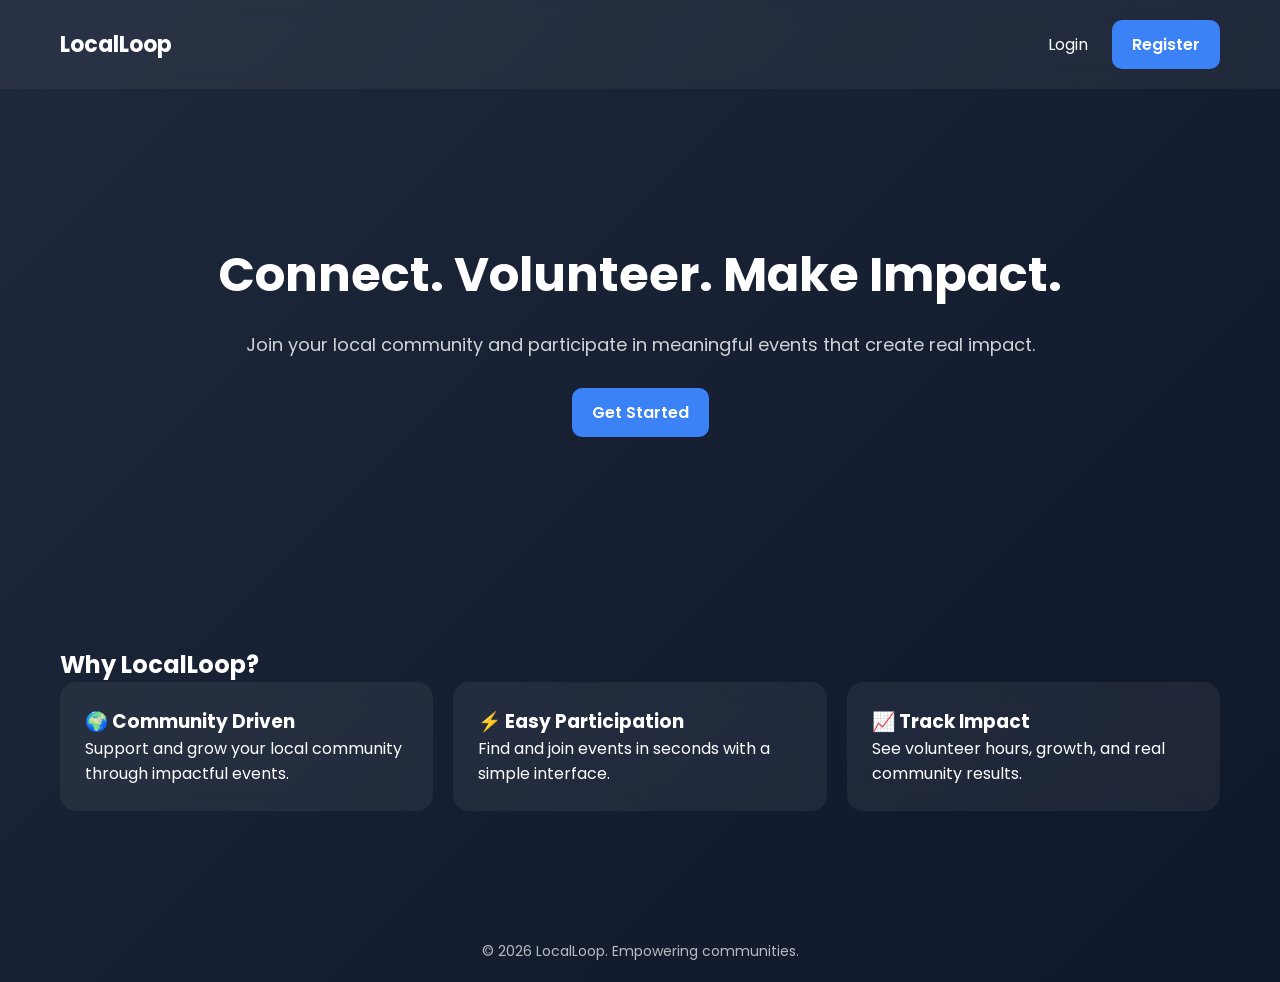
<file: frontend/index.html>
<!DOCTYPE html>
<html lang="en">
<head>
    <meta charset="UTF-8">
    <title>LocalLoop | Connect & Volunteer</title>
    <meta name="viewport" content="width=device-width, initial-scale=1.0">
    
    <link rel="stylesheet" href="css/style.css">
    <link href="https://fonts.googleapis.com/css2?family=Poppins:wght@300;500;600;700&display=swap" rel="stylesheet">
</head>
<script src="js/theme.js"></script>
<body>

<header class="navbar">
    <div class="logo">LocalLoop</div>
    <div>
        <a href="login.html">Login</a>
        <a href="register.html" class="button primary">Register</a>
    </div>
</header>

<section class="hero">
    <h1>Connect. Volunteer. Make Impact.</h1>
    <p>
        Join your local community and participate in meaningful events 
        that create real impact.
    </p>
    <a href="register.html" class="button primary">Get Started</a>
</section>

<section class="container">
    <h2 class="section-title">Why LocalLoop?</h2>

    <div class="grid">

        <div class="card">
            <h3>🌍 Community Driven</h3>
            <p>Support and grow your local community through impactful events.</p>
        </div>

        <div class="card">
            <h3>⚡ Easy Participation</h3>
            <p>Find and join events in seconds with a simple interface.</p>
        </div>

        <div class="card">
            <h3>📈 Track Impact</h3>
            <p>See volunteer hours, growth, and real community results.</p>
        </div>

    </div>
</section>

<footer class="footer">
    © 2026 LocalLoop. Empowering communities.
</footer>

</body>
</html>
</file>
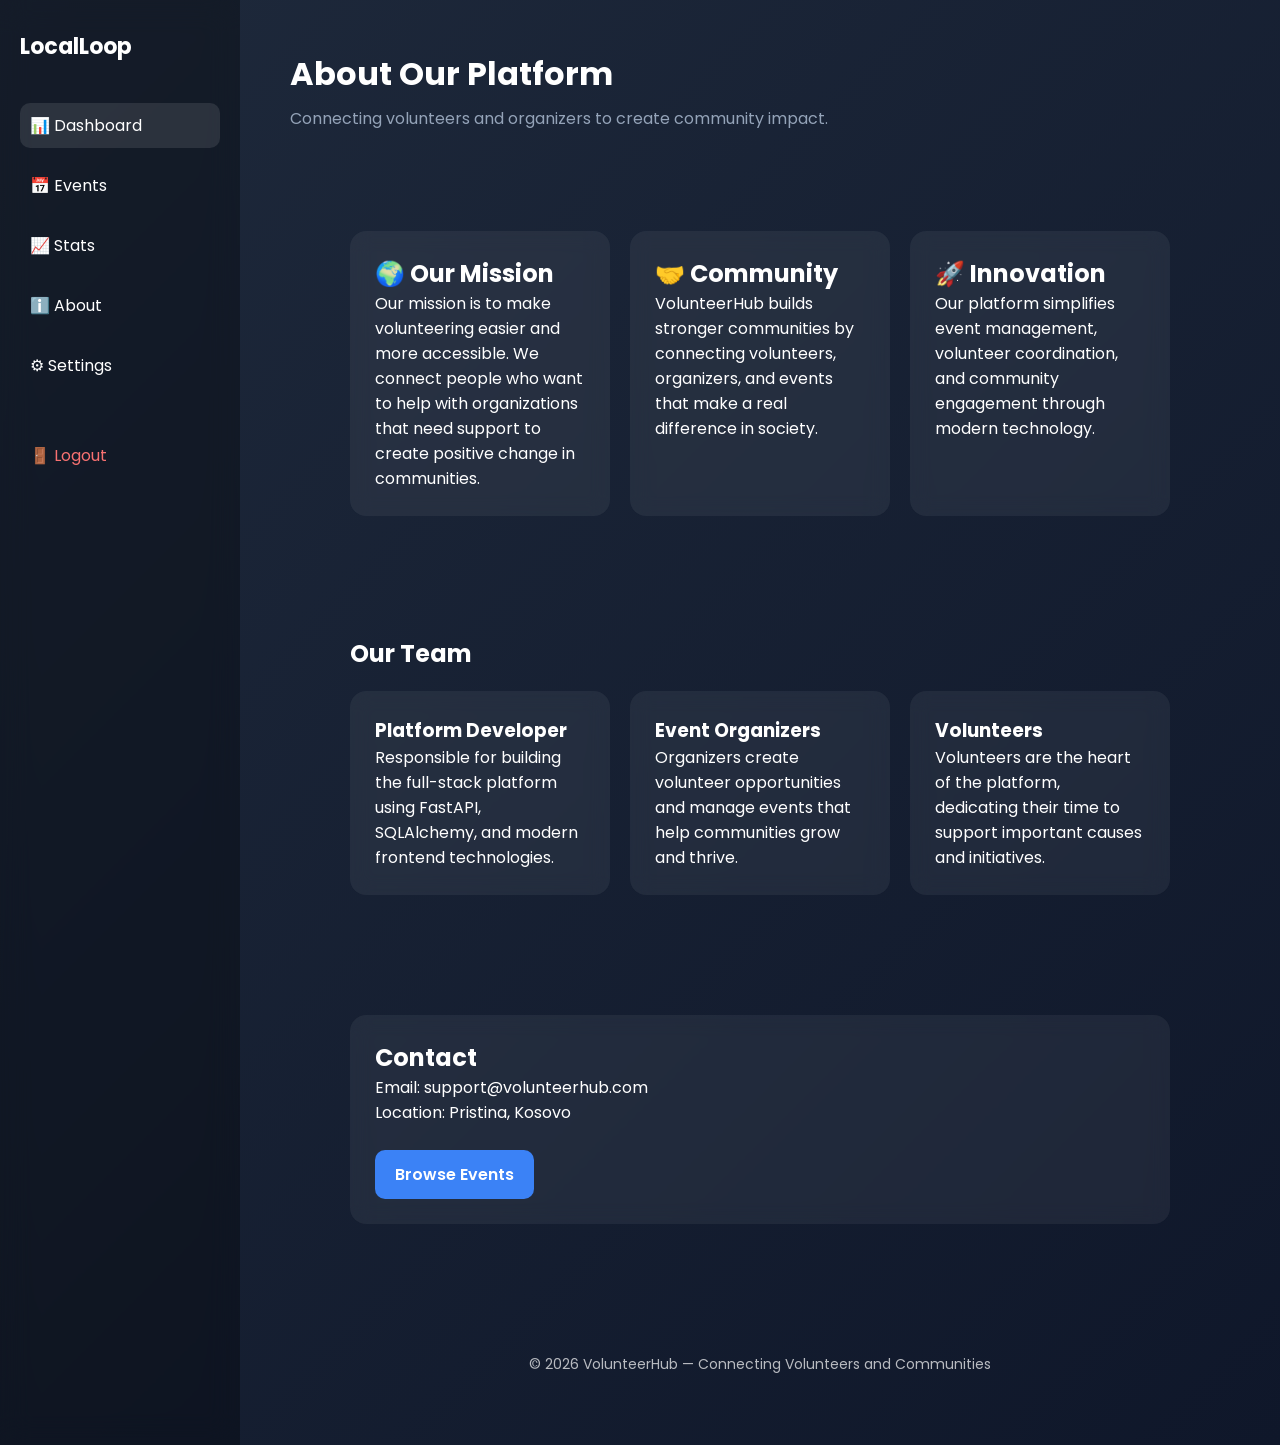
<file: frontend/about.html>
<!DOCTYPE html>
<html lang="en">
<head>
<meta charset="UTF-8">
<title>About | VolunteerHub</title>
<meta name="viewport" content="width=device-width, initial-scale=1.0">
  <link rel="stylesheet" href="css/style.css">
<link href="https://fonts.googleapis.com/css2?family=Poppins:wght@300;400;600;700&display=swap" rel="stylesheet">
</head>
<script src="js/theme.js"></script>
<body>

<div class="dashboard-layout">

  <aside class="sidebar">
    <div class="logo">LocalLoop</div>

    <nav>
      <a href="dashboard.html" class="active">📊 Dashboard</a>
      <a href="events.html">📅 Events</a>
      <a href="stats.html">📈 Stats</a>
      <a href="about.html">ℹ️ About</a>
      <a href="setting.html">⚙ Settings</a>
      <a href="index.html" class="logout">🚪 Logout</a>
    </nav>

</aside>



<main class="dashboard-content">

<div class="dashboard-header">
<h1>About Our Platform</h1>
<p>Connecting volunteers and organizers to create community impact.</p>
</div>



<section class="container">

<div class="grid">

<div class="card">
<h2>🌍 Our Mission</h2>
<p>
Our mission is to make volunteering easier and more accessible.
We connect people who want to help with organizations that need
support to create positive change in communities.
</p>
</div>

<div class="card">
<h2>🤝 Community</h2>
<p>
VolunteerHub builds stronger communities by connecting volunteers,
organizers, and events that make a real difference in society.
</p>
</div>

<div class="card">
<h2>🚀 Innovation</h2>
<p>
Our platform simplifies event management, volunteer coordination,
and community engagement through modern technology.
</p>
</div>

</div>

</section>



<section class="container">

<h2 style="margin-bottom:20px;">Our Team</h2>

<div class="grid">

<div class="card">
<h3>Platform Developer</h3>
<p>
Responsible for building the full-stack platform using FastAPI,
SQLAlchemy, and modern frontend technologies.
</p>
</div>

<div class="card">
<h3>Event Organizers</h3>
<p>
Organizers create volunteer opportunities and manage events
that help communities grow and thrive.
</p>
</div>

<div class="card">
<h3>Volunteers</h3>
<p>
Volunteers are the heart of the platform, dedicating their time
to support important causes and initiatives.
</p>
</div>

</div>

</section>



<section class="container">

<div class="card">

<h2>Contact</h2>

<p>Email: support@volunteerhub.com</p>
<p>Location: Pristina, Kosovo</p>

<br>

<a href="events.html" class="button primary">
Browse Events
</a>

</div>

</section>


<footer class="footer">
© 2026 VolunteerHub — Connecting Volunteers and Communities
</footer>

</main>

</div>

</body>
</html>
</file>
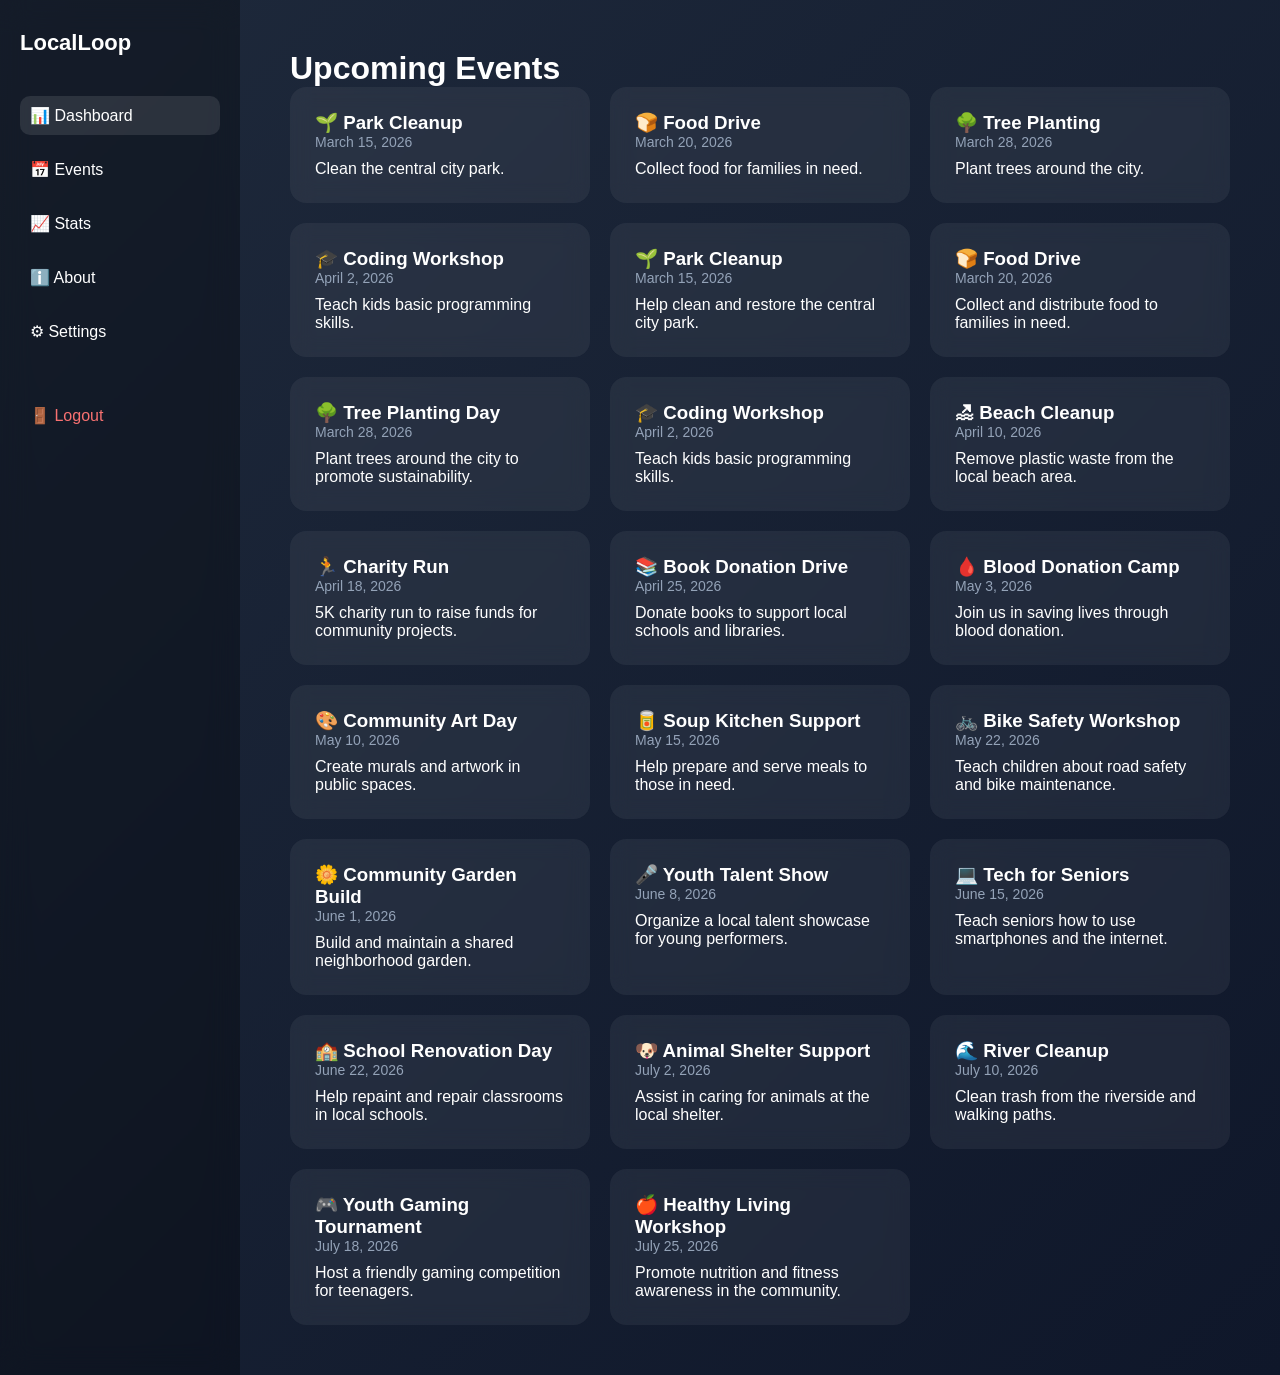
<file: frontend/events.html>
<!DOCTYPE html>
<html lang="en">
<head>
<meta charset="UTF-8">
<title>Events | LocalLoop</title>
<meta name="viewport" content="width=device-width, initial-scale=1.0">
<link rel="stylesheet" href="css/style.css">
</head>
<script src="js/theme.js"></script>
<body>

<div class="dashboard-layout">

  <aside class="sidebar">
    <div class="logo">LocalLoop</div>
    <nav>
      <a href="dashboard.html" class="active">📊 Dashboard</a>
      <a href="events.html">📅 Events</a>
      <a href="stats.html">📈 Stats</a>
      <a href="about.html">ℹ️ About</a>
      <a href="setting.html">⚙ Settings</a>
      <a href="index.html" class="logout">🚪 Logout</a>
    </nav>
  </aside>

  <main class="dashboard-content">
    <h1 class="section-title">Upcoming Events</h1>

    <div class="grid">

      <div class="card event-card">
        <h3>🌱 Park Cleanup</h3>
        <p class="event-date">March 15, 2026</p>
        <p>Clean the central city park.</p>
      </div>

      <div class="card event-card">
        <h3>🍞 Food Drive</h3>
        <p class="event-date">March 20, 2026</p>
        <p>Collect food for families in need.</p>
      </div>

      <div class="card event-card">
        <h3>🌳 Tree Planting</h3>
        <p class="event-date">March 28, 2026</p>
        <p>Plant trees around the city.</p>
      </div>

      <div class="card event-card">
        <h3>🎓 Coding Workshop</h3>
        <p class="event-date">April 2, 2026</p>
        <p>Teach kids basic programming skills.</p>
      </div>

      <div class="card event-card">
  <h3>🌱 Park Cleanup</h3>
  <p class="event-date">March 15, 2026</p>
  <p>Help clean and restore the central city park.</p>
</div>

<div class="card event-card">
  <h3>🍞 Food Drive</h3>
  <p class="event-date">March 20, 2026</p>
  <p>Collect and distribute food to families in need.</p>
</div>

<div class="card event-card">
  <h3>🌳 Tree Planting Day</h3>
  <p class="event-date">March 28, 2026</p>
  <p>Plant trees around the city to promote sustainability.</p>
</div>

<div class="card event-card">
  <h3>🎓 Coding Workshop</h3>
  <p class="event-date">April 2, 2026</p>
  <p>Teach kids basic programming skills.</p>
</div>

<div class="card event-card">
  <h3>🏖 Beach Cleanup</h3>
  <p class="event-date">April 10, 2026</p>
  <p>Remove plastic waste from the local beach area.</p>
</div>

<div class="card event-card">
  <h3>🏃 Charity Run</h3>
  <p class="event-date">April 18, 2026</p>
  <p>5K charity run to raise funds for community projects.</p>
</div>

<div class="card event-card">
  <h3>📚 Book Donation Drive</h3>
  <p class="event-date">April 25, 2026</p>
  <p>Donate books to support local schools and libraries.</p>
</div>

<div class="card event-card">
  <h3>🩸 Blood Donation Camp</h3>
  <p class="event-date">May 3, 2026</p>
  <p>Join us in saving lives through blood donation.</p>
</div>

<div class="card event-card">
  <h3>🎨 Community Art Day</h3>
  <p class="event-date">May 10, 2026</p>
  <p>Create murals and artwork in public spaces.</p>
</div>

<div class="card event-card">
  <h3>🥫 Soup Kitchen Support</h3>
  <p class="event-date">May 15, 2026</p>
  <p>Help prepare and serve meals to those in need.</p>
</div>

<div class="card event-card">
  <h3>🚲 Bike Safety Workshop</h3>
  <p class="event-date">May 22, 2026</p>
  <p>Teach children about road safety and bike maintenance.</p>
</div>

<div class="card event-card">
  <h3>🌼 Community Garden Build</h3>
  <p class="event-date">June 1, 2026</p>
  <p>Build and maintain a shared neighborhood garden.</p>
</div>

<div class="card event-card">
  <h3>🎤 Youth Talent Show</h3>
  <p class="event-date">June 8, 2026</p>
  <p>Organize a local talent showcase for young performers.</p>
</div>

<div class="card event-card">
  <h3>💻 Tech for Seniors</h3>
  <p class="event-date">June 15, 2026</p>
  <p>Teach seniors how to use smartphones and the internet.</p>
</div>

<div class="card event-card">
  <h3>🏫 School Renovation Day</h3>
  <p class="event-date">June 22, 2026</p>
  <p>Help repaint and repair classrooms in local schools.</p>
</div>

<div class="card event-card">
  <h3>🐶 Animal Shelter Support</h3>
  <p class="event-date">July 2, 2026</p>
  <p>Assist in caring for animals at the local shelter.</p>
</div>

  <div class="card event-card">
    <h3>🌊 River Cleanup</h3>
    <p class="event-date">July 10, 2026</p>
    <p>Clean trash from the riverside and walking paths.</p>
  </div>

  <div class="card event-card">
    <h3>🎮 Youth Gaming Tournament</h3>
    <p class="event-date">July 18, 2026</p>
    <p>Host a friendly gaming competition for teenagers.</p>
  </div>

  <div class="card event-card">
    <h3>🍎 Healthy Living Workshop</h3>
    <p class="event-date">July 25, 2026</p>
    <p>Promote nutrition and fitness awareness in the community.</p>
  </div>

    </div>
  </main>

</div>

</body>
</html>
</file>
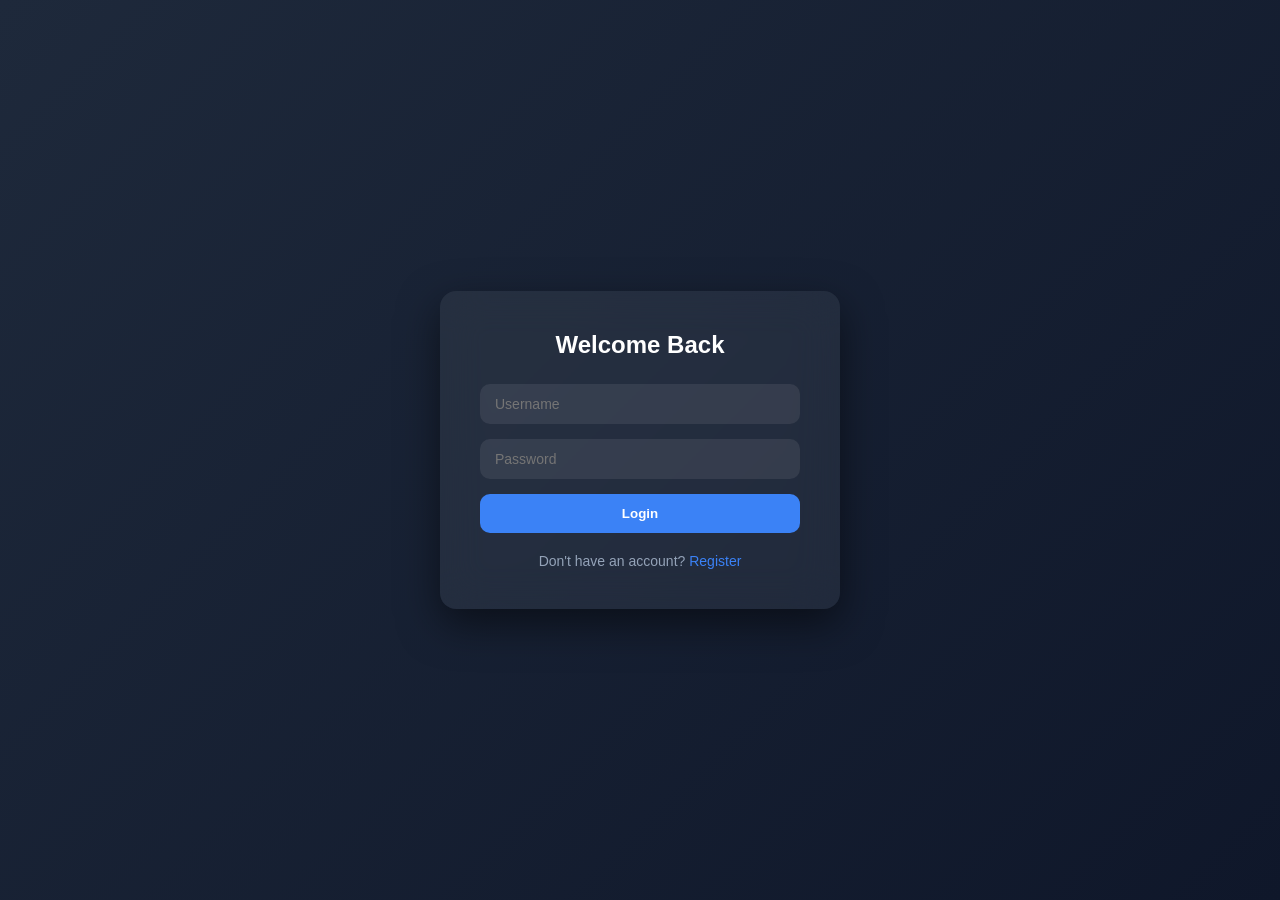
<file: frontend/login.html>
<!DOCTYPE html>
<html>
<head>
    <title>Login - LocalLoop</title>
    <link rel="stylesheet" href="css/style.css">
</head>
<script src="js/theme.js"></script>
<body class="centered">

<div class="card">
    <h2>Welcome Back</h2>

    <input id="username" placeholder="Username">
    <input id="password" type="password" placeholder="Password">

    <button onclick="login()" class="btn-primary full">Login</button>

    <p class="small-link">
        Don't have an account? <a href="register.html">Register</a>
    </p>
</div>

<script src="js/auth.js"></script>
</body>
</html>
</file>
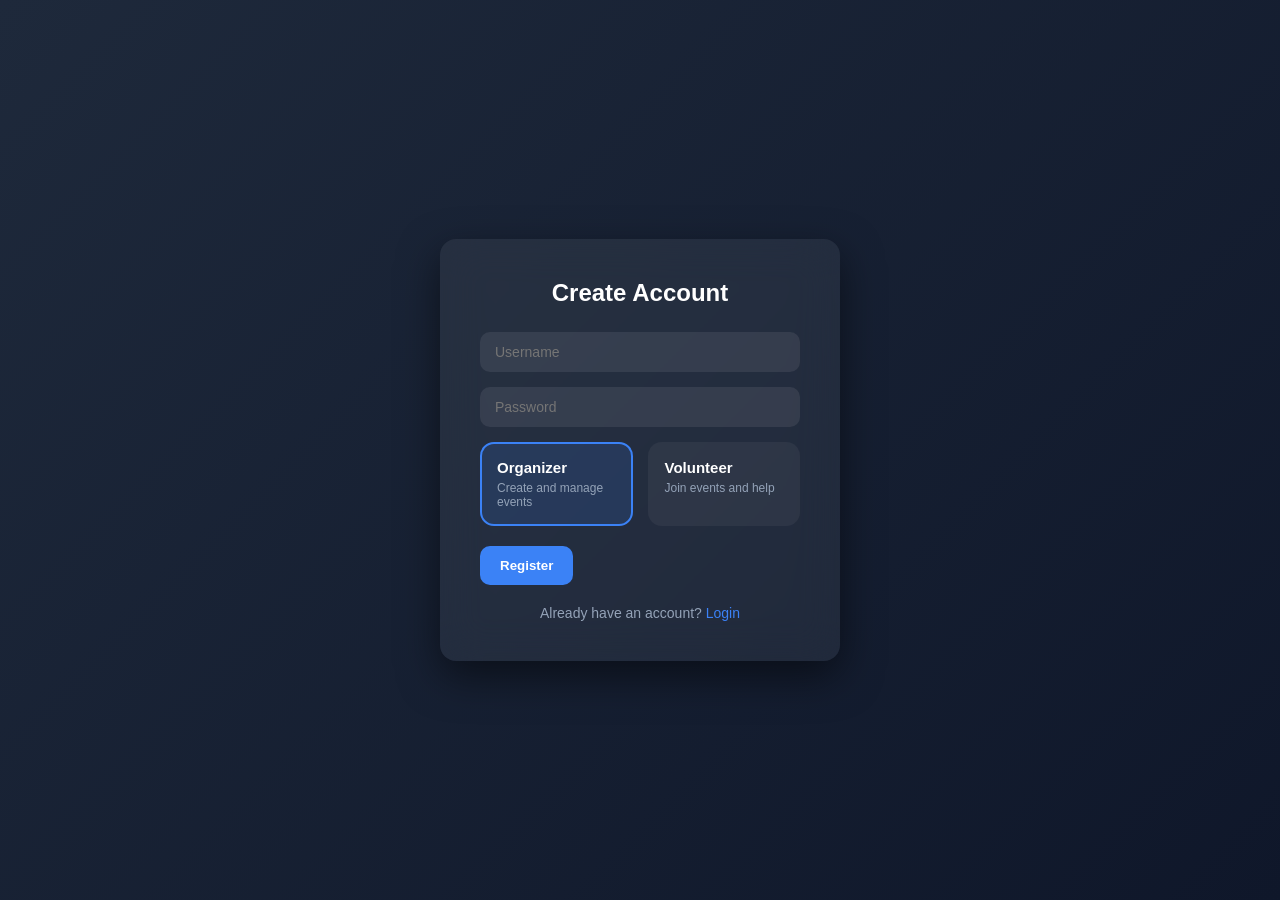
<file: frontend/register.html>
<!DOCTYPE html>
<html>
<head>
    <title>Register - LocalLoop</title>
    <link rel="stylesheet" href="css/style.css">
</head>
<script src="js/theme.js"></script>
<body class="centered">

<div class="card">
    <h2>Create Account</h2>

    <input id="username" placeholder="Username">
    <input id="password" type="password" placeholder="Password">

    <div class="role-select">
        <label class="role-card">
            <input type="radio" name="role" value="organizer" checked>
            <div>
                <h3>Organizer</h3>
                <p>Create and manage events</p>
            </div>
        </label>

        <label class="role-card">
            <input type="radio" name="role" value="volunteer">
            <div>
                <h3>Volunteer</h3>
                <p>Join events and help</p>
            </div>
        </label>
    </div>

    <button onclick="register()" class="btn-primary">Register</button>

    <p class="small-link">
        Already have an account? <a href="login.html">Login</a>
    </p>
</div>

<script src="js/auth.js"></script>
</body>
</html>
</file>
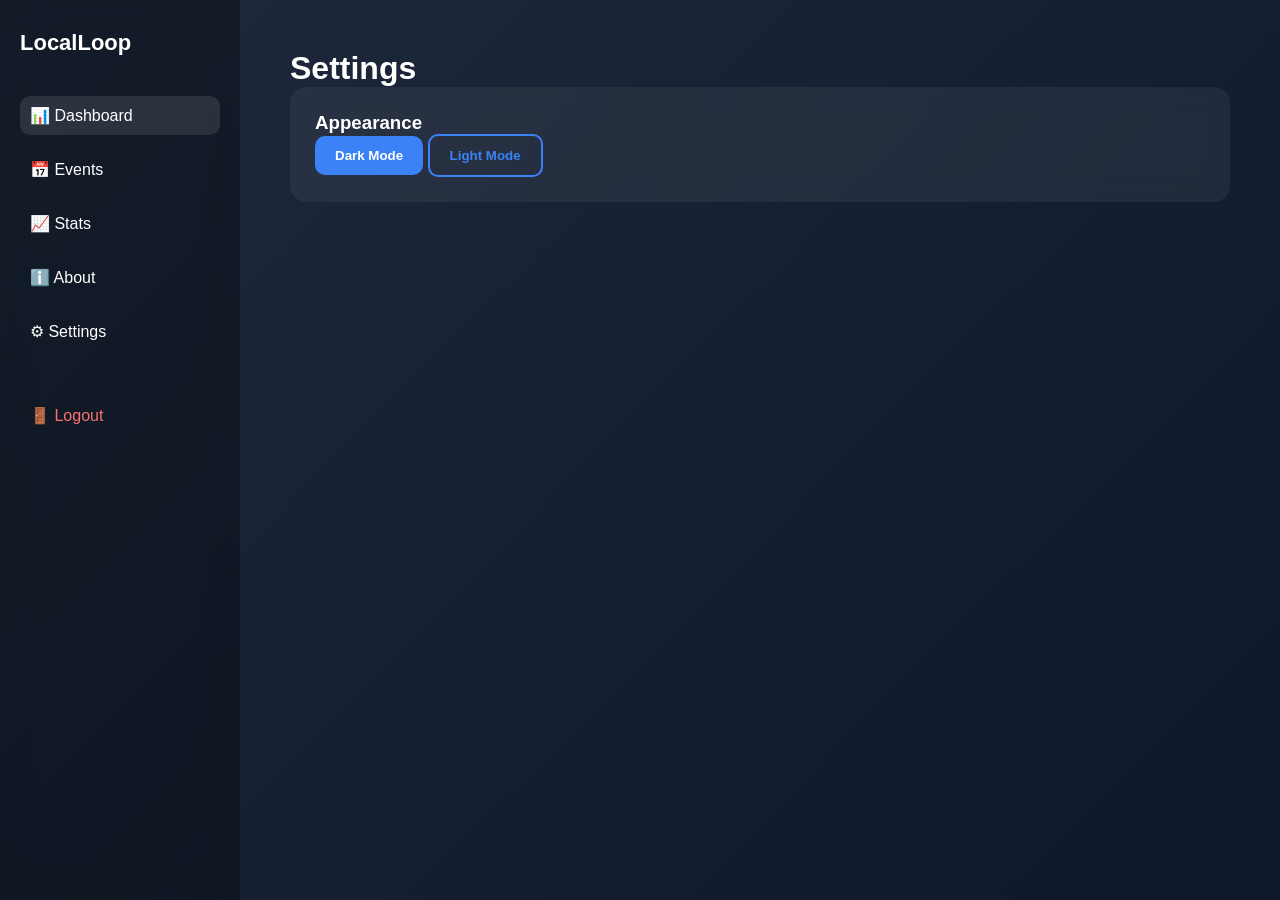
<file: frontend/setting.html>
<!DOCTYPE html>
<html lang="en">
<head>
<meta charset="UTF-8">
<title>Settings | LocalLoop</title>
<meta name="viewport" content="width=device-width, initial-scale=1.0">
<link rel="stylesheet" href="css/style.css">
</head>
<body>

<div class="dashboard-layout">

  <aside class="sidebar">
    <div class="logo">LocalLoop</div>
    <nav>
      <a href="dashboard.html" class="active">📊 Dashboard</a>
      <a href="events.html">📅 Events</a>
      <a href="stats.html">📈 Stats</a>
      <a href="about.html">ℹ️ About</a>
      <a href="setting.html">⚙ Settings</a>
      <a href="index.html" class="logout">🚪 Logout</a>
    </nav>
  </aside>

  <main class="dashboard-content">
    <h1 class="section-title">Settings</h1>

    <div class="card">
      <h3>Appearance</h3>
      <button class="button primary" onclick="setDark()">Dark Mode</button>
      <button class="button outline" onclick="setLight()">Light Mode</button>
    </div>
  </main>

</div>

<script src="js/theme.js"></script>

</body>
</html>
</file>
<file: frontend/css/style.css>
* {
    margin: 0;
    padding: 0;
    box-sizing: border-box;
}

:root {
    --primary: #3b82f6;
    --primary-dark: #1e40af;
    --background: #0f172a;
    --background-light: #1e293b;
    --card: rgba(255,255,255,0.06);
    --card-hover: rgba(255,255,255,0.1);
    --muted: #94a3b8;
    --radius: 16px;
}

body {
    font-family: 'Poppins', sans-serif;
    background: linear-gradient(135deg, var(--background-light), var(--background));
    color: white;
    min-height: 100vh;
}



.navbar {
    display: flex;
    justify-content: space-between;
    align-items: center;
    padding: 20px 60px;
    background: rgba(255,255,255,0.05);
    backdrop-filter: blur(10px);
}

.navbar a {
    color: white;
    text-decoration: none;
    margin-left: 20px;
    transition: 0.3s;
}

.navbar a:hover,
.navbar a.active {
    color: var(--primary);
}

.logo {
    font-size: 22px;
    font-weight: 700;
}



.hero {
    text-align: center;
    padding: 150px 20px;
}

.hero h1 {
    font-size: 48px;
    margin-bottom: 20px;
}

.hero p {
    font-size: 18px;
    opacity: 0.8;
    margin-bottom: 30px;
}



.button,
.btn-primary {
    display: inline-block;
    padding: 12px 20px;
    border-radius: 10px;
    border: none;
    font-weight: 600;
    cursor: pointer;
    transition: 0.3s;
    text-decoration: none;
}

.button.primary,
.btn-primary {
    background: var(--primary);
    color: white;
}

.button.primary:hover,
.btn-primary:hover {
    background: var(--primary-dark);
    transform: translateY(-2px);
}

.button.secondary {
    background: rgba(255,255,255,0.1);
    color: white;
}

.button.secondary:hover {
    background: var(--card-hover);
}

.button.outline {
    background: transparent;
    border: 2px solid var(--primary);
    color: var(--primary);
}

.button.outline:hover {
    background: var(--primary);
    color: white;
}



.dashboard-layout {
    display: flex;
    min-height: 100vh;
}


.sidebar {
    width: 240px;
    background: rgba(0,0,0,0.3);
    backdrop-filter: blur(15px);
    padding: 30px 20px;
}

.sidebar .logo {
    margin-bottom: 40px;
}

.sidebar nav {
    display: flex;
    flex-direction: column;
    gap: 15px;
}

.sidebar nav a {
    color: white;
    text-decoration: none;
    padding: 10px;
    border-radius: 10px;
    transition: 0.3s;
}

.sidebar nav a:hover,
.sidebar nav a.active {
    background: var(--card-hover);
}

.sidebar .logout {
    margin-top: 30px;
    color: #f87171;
}


.dashboard-content {
    flex: 1;
    padding: 50px;
}

.dashboard-header {
    margin-bottom: 40px;
}

.dashboard-header h1 {
    font-size: 32px;
}

.dashboard-header p {
    color: var(--muted);
    margin-top: 8px;
}


.stats-grid {
    display: grid;
    grid-template-columns: repeat(auto-fit, minmax(200px, 1fr));
    gap: 20px;
    margin-bottom: 50px;
}

.stat-card {
    background: var(--card);
    padding: 30px;
    border-radius: var(--radius);
    text-align: center;
    backdrop-filter: blur(15px);
    transition: 0.3s;
}

.stat-card:hover {
    transform: translateY(-5px);
    background: var(--card-hover);
}

.stat-card h2 {
    font-size: 32px;
    margin-bottom: 10px;
}

.stat-card p {
    color: var(--muted);
}

.stat-card.highlight {
    background: var(--primary);
}



.quick-actions {
    margin-bottom: 50px;
}

.quick-actions h2 {
    margin-bottom: 20px;
}

.action-buttons {
    display: flex;
    gap: 20px;
    flex-wrap: wrap;
}



.recent-activity h2 {
    margin-bottom: 20px;
}

.activity-item {
    background: var(--card);
    padding: 15px 20px;
    border-radius: 12px;
    margin-bottom: 15px;
    display: flex;
    justify-content: space-between;
    align-items: center;
    transition: 0.3s;
}

.activity-item:hover {
    background: var(--card-hover);
}

.activity-item span {
    font-size: 13px;
    color: var(--muted);
}



.container {
    padding: 60px;
}

.grid {
    display: grid;
    grid-template-columns: repeat(auto-fit, minmax(260px, 1fr));
    gap: 20px;
}

.card,
.event-card {
    background: var(--card);
    padding: 25px;
    border-radius: var(--radius);
    backdrop-filter: blur(10px);
    transition: 0.3s;
}

.card:hover,
.event-card:hover {
    background: var(--card-hover);
    transform: translateY(-5px);
}

.event-date {
    font-size: 14px;
    color: var(--muted);
    margin-bottom: 10px;
}



.footer {
    text-align: center;
    padding: 20px;
    margin-top: 50px;
    opacity: 0.7;
    font-size: 14px;
}


@media (max-width: 900px) {
    .dashboard-layout {
        flex-direction: column;
    }

    .sidebar {
        width: 100%;
        display: flex;
        justify-content: space-between;
        align-items: center;
    }

    .sidebar nav {
        flex-direction: row;
        gap: 10px;
    }

    .dashboard-content {
        padding: 30px;
    }
}


.centered {
    display: flex;
    justify-content: center;
    align-items: center;
    min-height: 100vh;
    padding: 20px;
}


.centered .card {
    width: 100%;
    max-width: 400px;
    background: var(--card);
    backdrop-filter: blur(20px);
    padding: 40px;
    border-radius: var(--radius);
    box-shadow: 0 15px 40px rgba(0,0,0,0.5);
    animation: fadeIn 0.6s ease;
}

.centered .card h2 {
    text-align: center;
    margin-bottom: 25px;
    font-weight: 600;
}



.centered input {
    width: 100%;
    padding: 12px 15px;
    margin-bottom: 15px;
    border-radius: 10px;
    border: none;
    outline: none;
    background: rgba(255,255,255,0.08);
    color: white;
    font-size: 14px;
    transition: 0.3s;
}

.centered input:focus {
    background: rgba(255,255,255,0.12);
    box-shadow: 0 0 0 2px var(--primary);
}


.btn-primary.full {
    width: 100%;
}



.small-link {
    margin-top: 20px;
    text-align: center;
    font-size: 14px;
    color: var(--muted);
}

.small-link a {
    color: var(--primary);
    text-decoration: none;
    font-weight: 500;
}

.small-link a:hover {
    text-decoration: underline;
}



.role-select {
    display: flex;
    gap: 15px;
    margin-bottom: 20px;
}

.role-card {
    flex: 1;
    padding: 15px;
    border-radius: 14px;
    background: rgba(255,255,255,0.05);
    cursor: pointer;
    transition: 0.3s;
    border: 2px solid transparent;
}

.role-card:hover {
    background: rgba(255,255,255,0.1);
}

.role-card input {
    display: none;
}

.role-card h3 {
    margin-bottom: 5px;
    font-size: 15px;
}

.role-card p {
    font-size: 12px;
    color: var(--muted);
}



.role-card:has(input:checked) {
    border-color: var(--primary);
    background: rgba(59,130,246,0.15);
}



@keyframes fadeIn {
    from {
        opacity: 0;
        transform: translateY(15px);
    }
    to {
        opacity: 1;
        transform: translateY(0);
    }
}



body.light-mode {
    background: #f1f5f9;
    color: #111827;
}

body.light-mode .sidebar {
    background: #e2e8f0;
}

body.light-mode .sidebar nav a {
    color: #111827;
}

body.light-mode .sidebar nav a.active {
    background: #cbd5e1;
}

body.light-mode .card,
body.light-mode .event-card,
body.light-mode .stat-card {
    background: white;
    color: #111827;
    box-shadow: 0 10px 25px rgba(0,0,0,.08);
}

body.light-mode .button.primary {
    background: #2563eb;
}



body.light-mode .button.outline {
    border-color: #2563eb;
    color: #2563eb;
}
</file>
